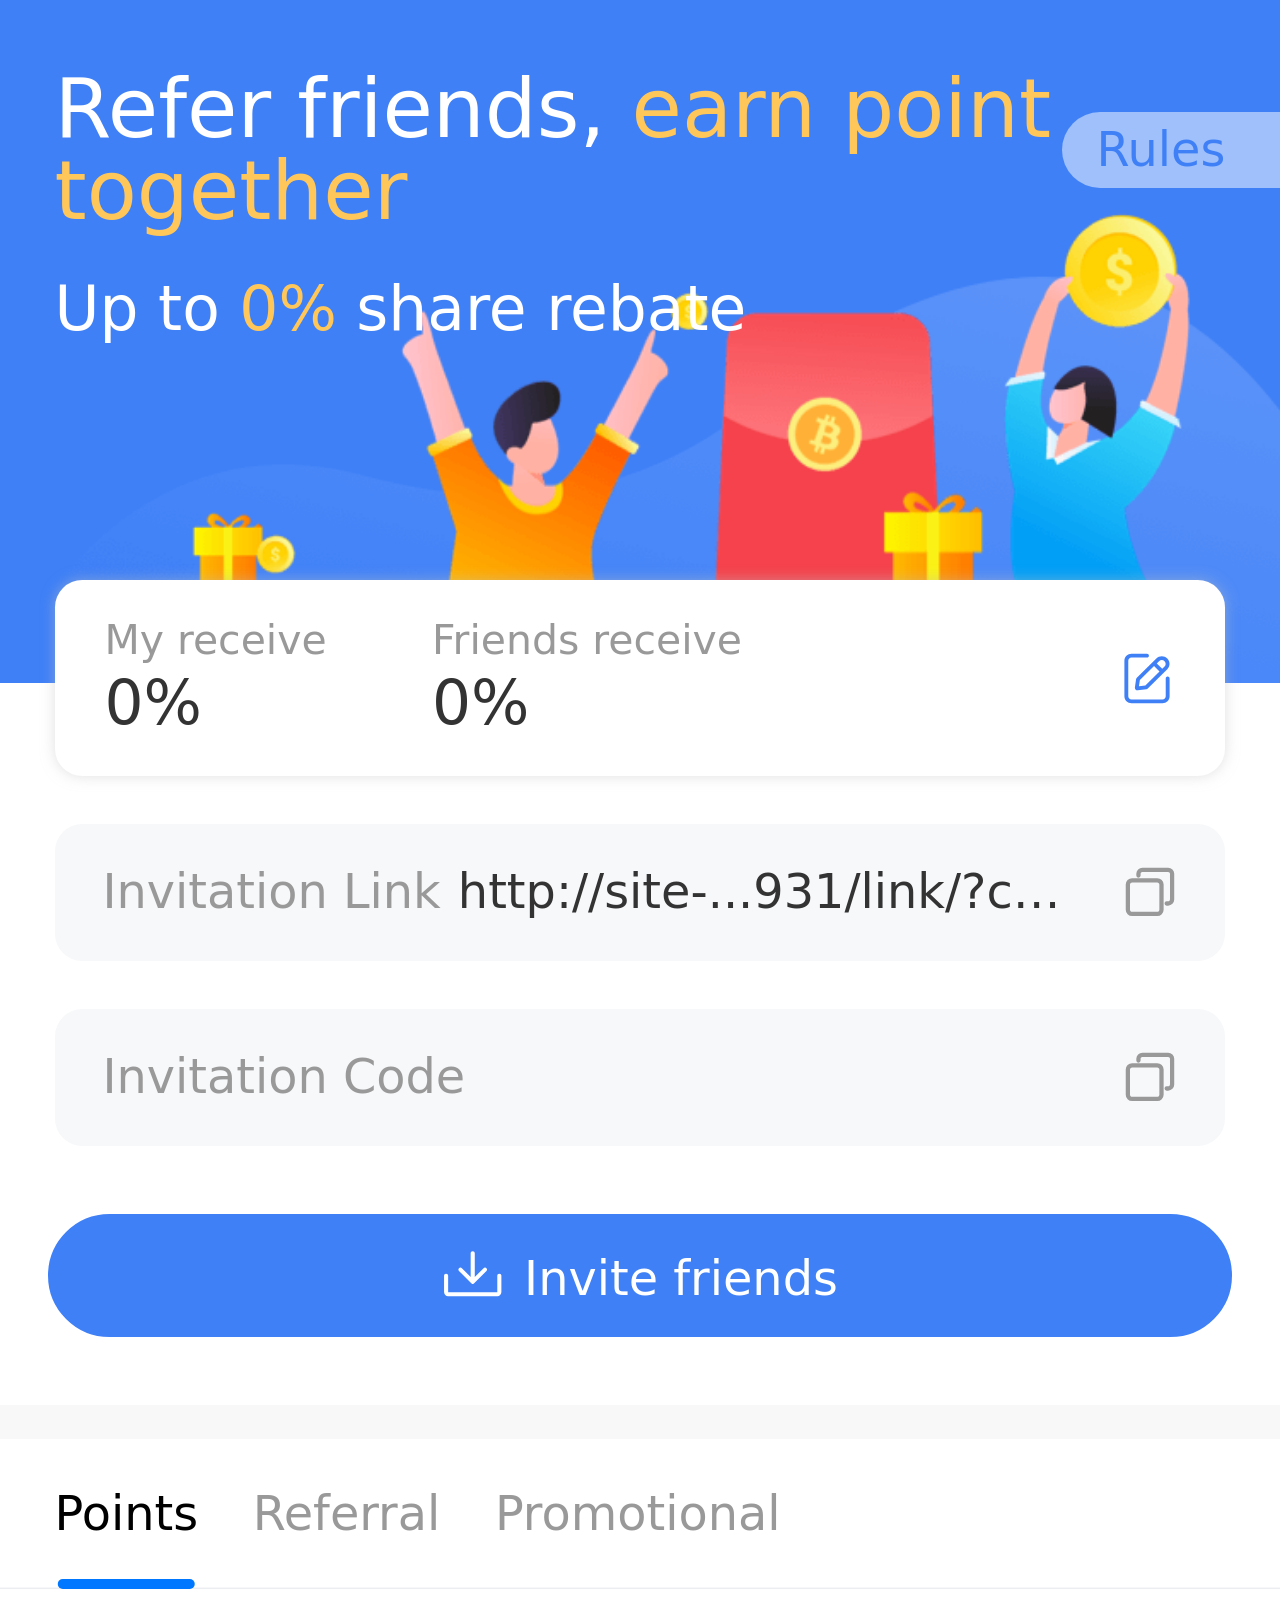
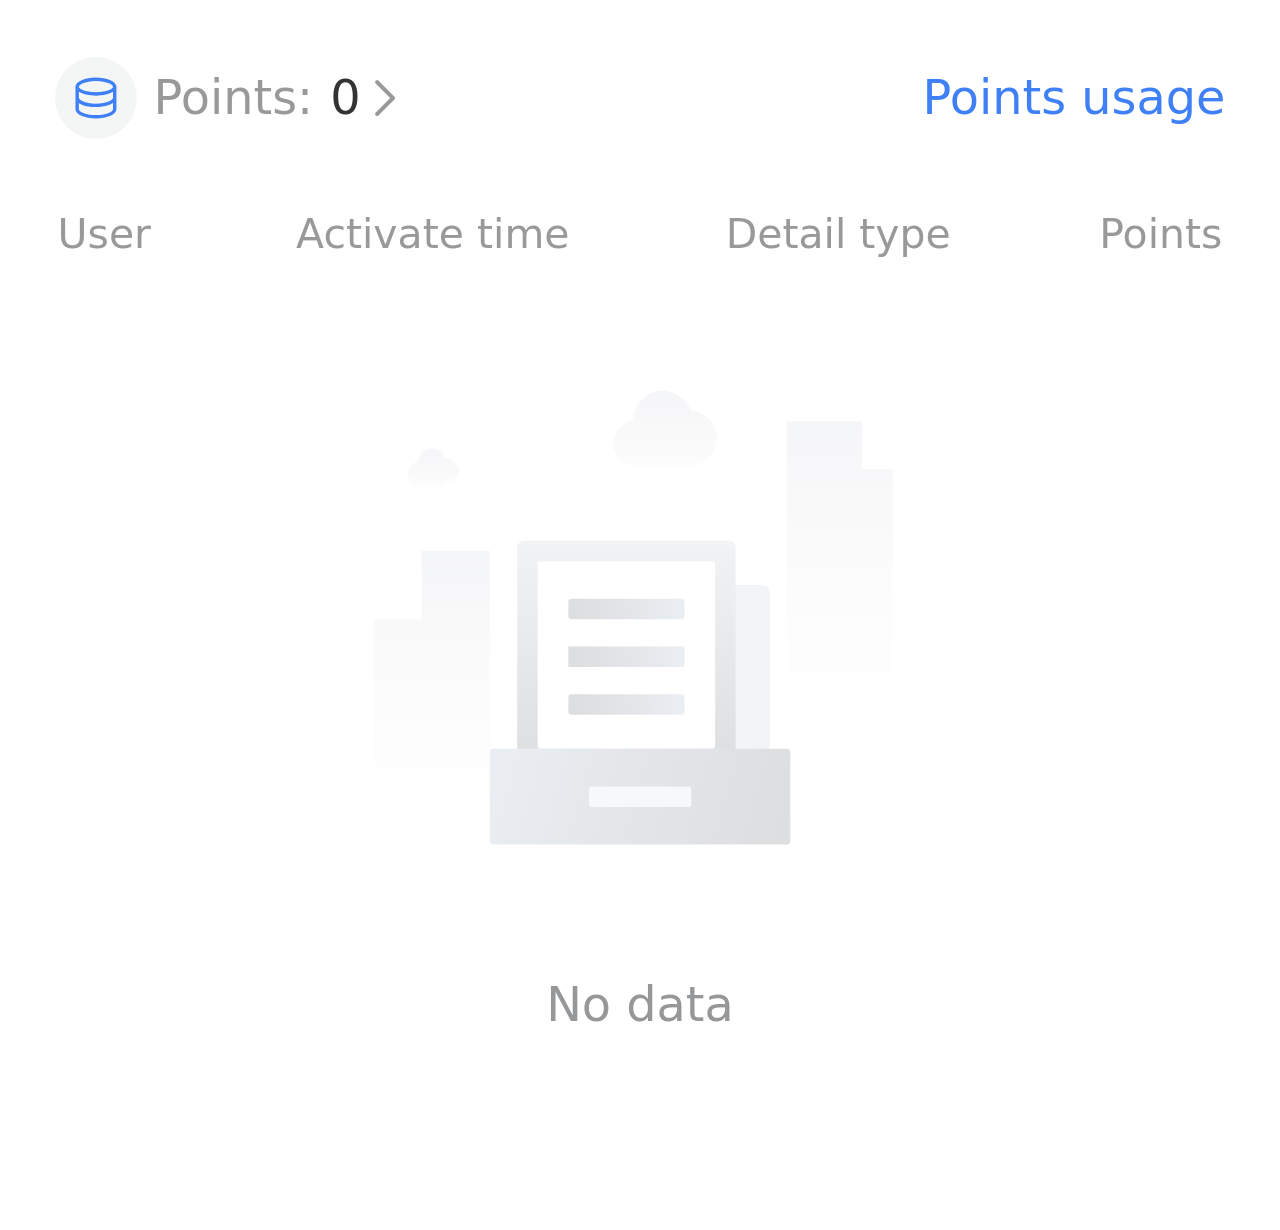
<file: index.html>
<!DOCTYPE html>
<html lang="en">
  <head>
    <meta charset="UTF-8" />
    <meta name="viewport" content="width=device-width, initial-scale=1.0, maximum-scale=1.0, minimum-scale=1.0, user-scalable=no" viewport-fit=cover />
    <link rel="icon" href="/favicon.ico" />
    <title>Ave.ai</title>
    <script async src="https://www.googletagmanager.com/gtag/js?id=G-LFKW8KRD0V"></script>
    <script type="module" crossorigin src="/assets/main.795ec91e.js"></script>
    <link rel="modulepreload" crossorigin href="/assets/vue-vendor.35e46c5c.js">
    <link rel="modulepreload" crossorigin href="/assets/vendor.98e38a8a.js">
    <link rel="modulepreload" crossorigin href="/assets/vant-vendor.4ef3227d.js">
    <link rel="modulepreload" crossorigin href="/assets/index.6fadf46c.js">
    <link rel="stylesheet" href="/assets/vant-vendor.e885b03b.css">
    <link rel="stylesheet" href="/assets/index.a86b4aa0.css">
    <link rel="stylesheet" href="/assets/index.657bca38.css">
    <script type="module">try{import.meta.url;import("_").catch(()=>1);}catch(e){}window.__vite_is_modern_browser=true;</script>
    <script type="module">!function(){if(window.__vite_is_modern_browser)return;console.warn("vite: loading legacy build because dynamic import or import.meta.url is unsupported, syntax error above should be ignored");var e=document.getElementById("vite-legacy-polyfill"),n=document.createElement("script");n.src=e.src,n.onload=function(){System.import(document.getElementById('vite-legacy-entry').getAttribute('data-src'))},document.body.appendChild(n)}();</script>
  </head>
  <body>
    <div id="app"></div>
    
    <!-- <script src="https://unpkg.com/vconsole/dist/vconsole.min.js"></script>
    <script>
      // VConsole will be exported to `window.VConsole` by default.
      var vConsole = new window.VConsole();
    </script> -->

    <script>
      window.dataLayer = window.dataLayer || [];
      function gtag(){dataLayer.push(arguments);}
      gtag('js', new Date());

      gtag('config', 'G-LFKW8KRD0V');
    </script>
    <script nomodule>!function(){var e=document,t=e.createElement("script");if(!("noModule"in t)&&"onbeforeload"in t){var n=!1;e.addEventListener("beforeload",(function(e){if(e.target===t)n=!0;else if(!e.target.hasAttribute("nomodule")||!n)return;e.preventDefault()}),!0),t.type="module",t.src=".",e.head.appendChild(t),t.remove()}}();</script>
    <script nomodule crossorigin id="vite-legacy-polyfill" src="/assets/polyfills-legacy.f21f6233.js"></script>
    <script nomodule crossorigin id="vite-legacy-entry" data-src="/assets/main-legacy.461595ad.js">System.import(document.getElementById('vite-legacy-entry').getAttribute('data-src'))</script>
  </body>
</html>
</file>
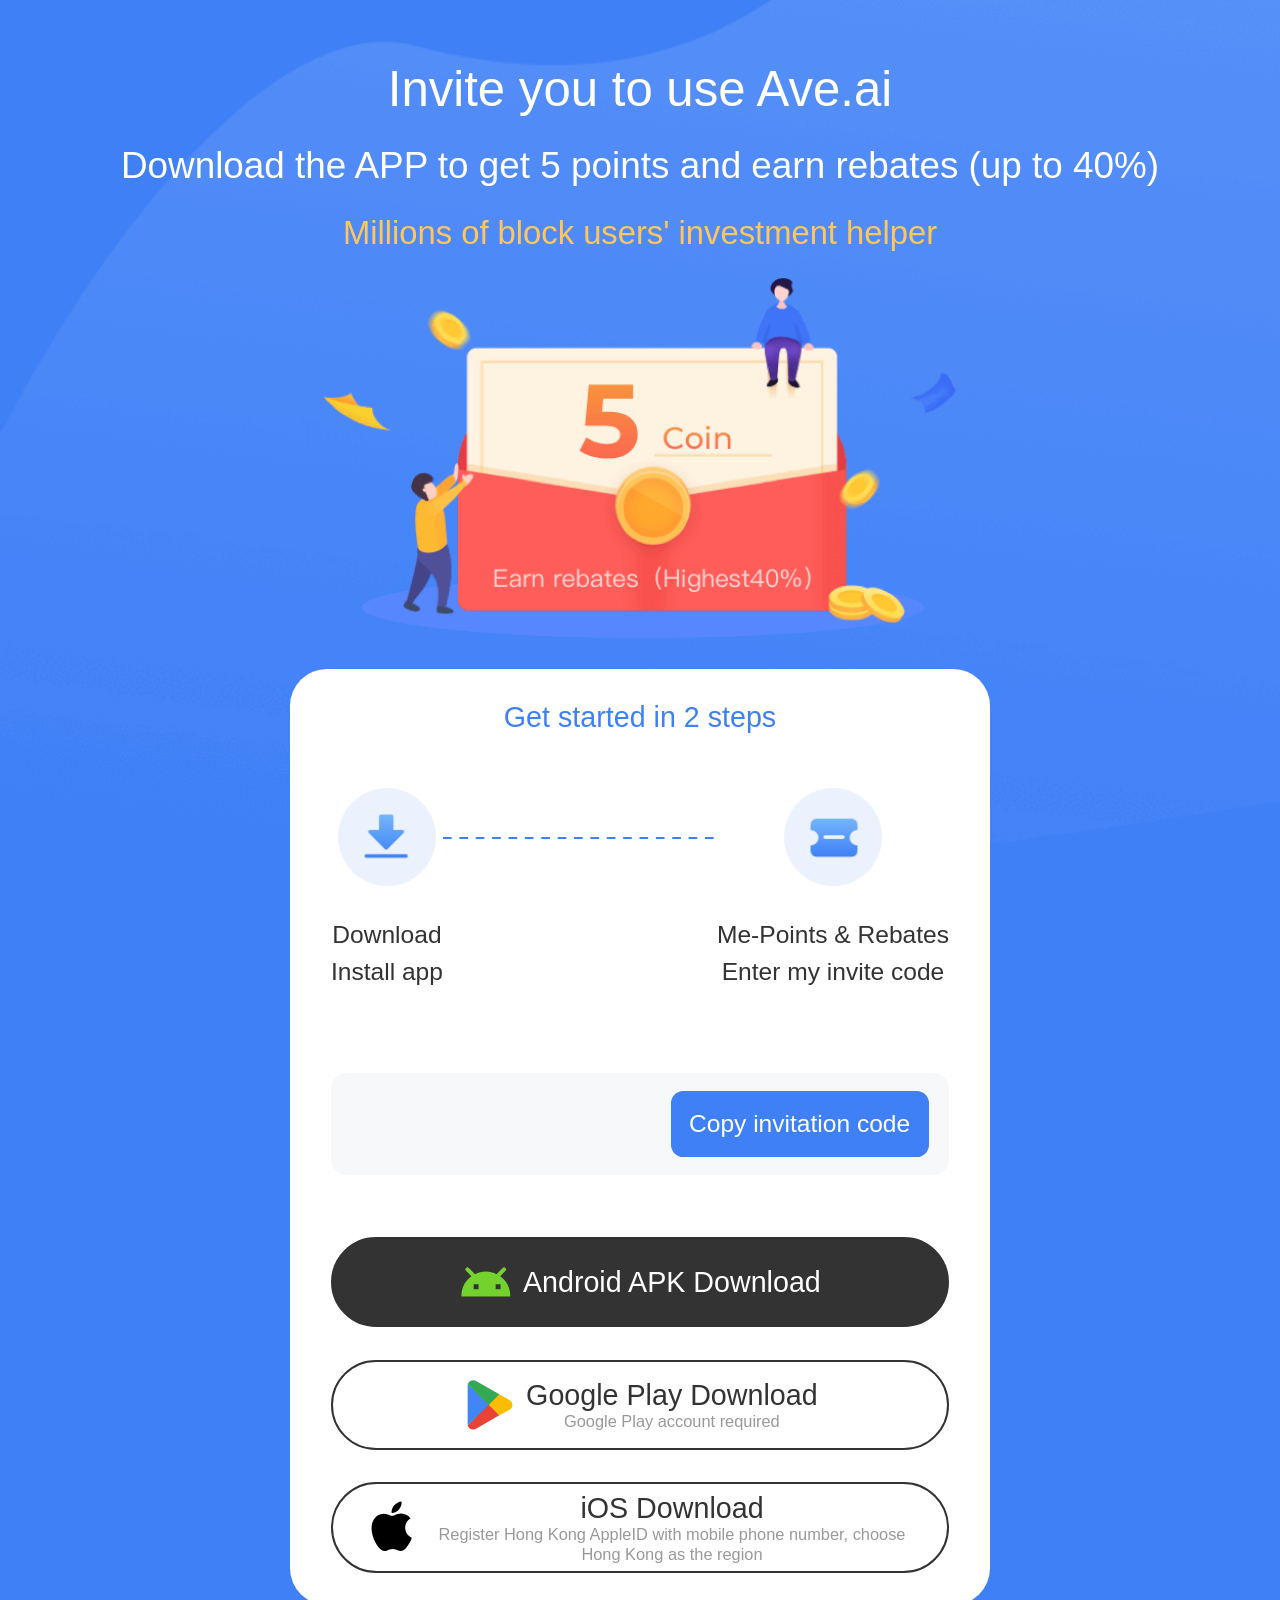
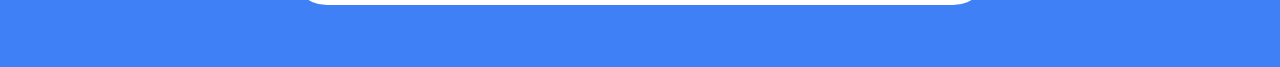
<file: link/index.html>
<!DOCTYPE html>
<html lang="en">
  <head>
    <meta charset="UTF-8" />
    <meta name="viewport" content="width=device-width, initial-scale=1.0, maximum-scale=1.0, minimum-scale=1.0, user-scalable=no" viewport-fit=cover />
    <link rel="icon" href="/favicon.ico" />
    <title>Ave.ai</title>
    <script async src="https://www.googletagmanager.com/gtag/js?id=G-LFKW8KRD0V"></script>
    <script type="module" crossorigin src="/assets/nested.cc8485cd.js"></script>
    <link rel="modulepreload" crossorigin href="/assets/vue-vendor.35e46c5c.js">
    <link rel="modulepreload" crossorigin href="/assets/vendor.98e38a8a.js">
    <link rel="modulepreload" crossorigin href="/assets/vant-vendor.4ef3227d.js">
    <link rel="modulepreload" crossorigin href="/assets/index.6fadf46c.js">
    <link rel="modulepreload" crossorigin href="/assets/_plugin-vue_export-helper.cdc0426e.js">
    <link rel="stylesheet" href="/assets/index.a86b4aa0.css">
    <link rel="stylesheet" href="/assets/vant-vendor.e885b03b.css">
    <link rel="stylesheet" href="/assets/index.84b27f82.css">
    <script type="module">try{import.meta.url;import("_").catch(()=>1);}catch(e){}window.__vite_is_modern_browser=true;</script>
    <script type="module">!function(){if(window.__vite_is_modern_browser)return;console.warn("vite: loading legacy build because dynamic import or import.meta.url is unsupported, syntax error above should be ignored");var e=document.getElementById("vite-legacy-polyfill"),n=document.createElement("script");n.src=e.src,n.onload=function(){System.import(document.getElementById('vite-legacy-entry').getAttribute('data-src'))},document.body.appendChild(n)}();</script>
  </head>
  <body>
    <div id="app"></div>
    

    <script>
      window.dataLayer = window.dataLayer || [];
      function gtag(){dataLayer.push(arguments);}
      gtag('js', new Date());

      gtag('config', 'G-LFKW8KRD0V');
    </script>
    <script nomodule>!function(){var e=document,t=e.createElement("script");if(!("noModule"in t)&&"onbeforeload"in t){var n=!1;e.addEventListener("beforeload",(function(e){if(e.target===t)n=!0;else if(!e.target.hasAttribute("nomodule")||!n)return;e.preventDefault()}),!0),t.type="module",t.src=".",e.head.appendChild(t),t.remove()}}();</script>
    <script nomodule crossorigin id="vite-legacy-polyfill" src="/assets/polyfills-legacy.f21f6233.js"></script>
    <script nomodule crossorigin id="vite-legacy-entry" data-src="/assets/nested-legacy.ac1df27c.js">System.import(document.getElementById('vite-legacy-entry').getAttribute('data-src'))</script>
  </body>
</html>
</file>
<file: assets/vant-vendor.e885b03b.css>
:root{--van-black: #000;--van-white: #fff;--van-gray-1: #f7f8fa;--van-gray-2: #f2f3f5;--van-gray-3: #ebedf0;--van-gray-4: #dcdee0;--van-gray-5: #c8c9cc;--van-gray-6: #969799;--van-gray-7: #646566;--van-gray-8: #323233;--van-red: #ee0a24;--van-blue: #1989fa;--van-orange: #ff976a;--van-orange-dark: #ed6a0c;--van-orange-light: #fffbe8;--van-green: #07c160;--van-gradient-red: linear-gradient(to right, #ff6034, #ee0a24);--van-gradient-orange: linear-gradient(to right, #ffd01e, #ff8917);--van-primary-color: var(--van-blue);--van-success-color: var(--van-green);--van-danger-color: var(--van-red);--van-warning-color: var(--van-orange);--van-text-color: var(--van-gray-8);--van-text-color-2: var(--van-gray-6);--van-text-color-3: var(--van-gray-5);--van-text-link-color: #576b95;--van-active-color: var(--van-gray-2);--van-active-opacity: .6;--van-disabled-opacity: .5;--van-background-color: var(--van-gray-1);--van-background-color-light: var(--van-white);--van-padding-base: .10667rem;--van-padding-xs: .21333rem;--van-padding-sm: .32rem;--van-padding-md: .42667rem;--van-padding-lg: .64rem;--van-padding-xl: .85333rem;--van-font-size-xs: .26667rem;--van-font-size-sm: .32rem;--van-font-size-md: .37333rem;--van-font-size-lg: .42667rem;--van-font-weight-bold: 500;--van-line-height-xs: .37333rem;--van-line-height-sm: .48rem;--van-line-height-md: .53333rem;--van-line-height-lg: .58667rem;--van-base-font-family: -apple-system, BlinkMacSystemFont, "Helvetica Neue", Helvetica, Segoe UI, Arial, Roboto, "PingFang SC", "miui", "Hiragino Sans GB", "Microsoft Yahei", sans-serif;--van-price-integer-font-family: Avenir-Heavy, PingFang SC, Helvetica Neue, Arial, sans-serif;--van-animation-duration-base: .3s;--van-animation-duration-fast: .2s;--van-animation-timing-function-enter: ease-out;--van-animation-timing-function-leave: ease-in;--van-border-color: var(--van-gray-3);--van-border-width-base: .02667rem;--van-border-radius-sm: .05333rem;--van-border-radius-md: .10667rem;--van-border-radius-lg: .21333rem;--van-border-radius-max: 26.64rem}html{-webkit-tap-highlight-color:transparent}body{margin:0;font-family:-apple-system,BlinkMacSystemFont,Helvetica Neue,Helvetica,Segoe UI,Arial,Roboto,PingFang SC,miui,Hiragino Sans GB,Microsoft Yahei,sans-serif}a{text-decoration:none}input,button,textarea{color:inherit;font:inherit}a:focus,input:focus,button:focus,textarea:focus,[class*=van-]:focus{outline:none}ol,ul{margin:0;padding:0;list-style:none}@keyframes van-slide-up-enter{0%{transform:translate3d(0,100%,0)}}@keyframes van-slide-up-leave{to{transform:translate3d(0,100%,0)}}@keyframes van-slide-down-enter{0%{transform:translate3d(0,-100%,0)}}@keyframes van-slide-down-leave{to{transform:translate3d(0,-100%,0)}}@keyframes van-slide-left-enter{0%{transform:translate3d(-100%,0,0)}}@keyframes van-slide-left-leave{to{transform:translate3d(-100%,0,0)}}@keyframes van-slide-right-enter{0%{transform:translate3d(100%,0,0)}}@keyframes van-slide-right-leave{to{transform:translate3d(100%,0,0)}}@keyframes van-fade-in{0%{opacity:0}to{opacity:1}}@keyframes van-fade-out{0%{opacity:1}to{opacity:0}}@keyframes van-rotate{0%{transform:rotate(0)}to{transform:rotate(360deg)}}.van-fade-enter-active{animation:var(--van-animation-duration-base) van-fade-in both var(--van-animation-timing-function-enter)}.van-fade-leave-active{animation:var(--van-animation-duration-base) van-fade-out both var(--van-animation-timing-function-leave)}.van-slide-up-enter-active{animation:van-slide-up-enter var(--van-animation-duration-base) both var(--van-animation-timing-function-enter)}.van-slide-up-leave-active{animation:van-slide-up-leave var(--van-animation-duration-base) both var(--van-animation-timing-function-leave)}.van-slide-down-enter-active{animation:van-slide-down-enter var(--van-animation-duration-base) both var(--van-animation-timing-function-enter)}.van-slide-down-leave-active{animation:van-slide-down-leave var(--van-animation-duration-base) both var(--van-animation-timing-function-leave)}.van-slide-left-enter-active{animation:van-slide-left-enter var(--van-animation-duration-base) both var(--van-animation-timing-function-enter)}.van-slide-left-leave-active{animation:van-slide-left-leave var(--van-animation-duration-base) both var(--van-animation-timing-function-leave)}.van-slide-right-enter-active{animation:van-slide-right-enter var(--van-animation-duration-base) both var(--van-animation-timing-function-enter)}.van-slide-right-leave-active{animation:van-slide-right-leave var(--van-animation-duration-base) both var(--van-animation-timing-function-leave)}.van-clearfix:after{display:table;clear:both;content:""}.van-ellipsis{overflow:hidden;white-space:nowrap;text-overflow:ellipsis}.van-multi-ellipsis--l2{display:-webkit-box;overflow:hidden;text-overflow:ellipsis;-webkit-line-clamp:2;-webkit-box-orient:vertical}.van-multi-ellipsis--l3{display:-webkit-box;overflow:hidden;text-overflow:ellipsis;-webkit-line-clamp:3;-webkit-box-orient:vertical}.van-safe-area-top{padding-top:constant(safe-area-inset-top);padding-top:env(safe-area-inset-top)}.van-safe-area-bottom{padding-bottom:constant(safe-area-inset-bottom);padding-bottom:env(safe-area-inset-bottom)}.van-haptics-feedback{cursor:pointer}.van-haptics-feedback:active{opacity:var(--van-active-opacity)}[class*=van-hairline]:after{position:absolute;box-sizing:border-box;content:" ";pointer-events:none;top:-50%;right:-50%;bottom:-50%;left:-50%;border:0 solid var(--van-border-color);transform:scale(.5)}.van-hairline,.van-hairline--top,.van-hairline--left,.van-hairline--right,.van-hairline--bottom,.van-hairline--surround,.van-hairline--top-bottom{position:relative}.van-hairline--top:after{border-top-width:.02667rem}.van-hairline--left:after{border-left-width:.02667rem}.van-hairline--right:after{border-right-width:.02667rem}.van-hairline--bottom:after{border-bottom-width:.02667rem}.van-hairline--top-bottom:after,.van-hairline-unset--top-bottom:after{border-width:.02667rem 0}.van-hairline--surround:after{border-width:.02667rem}:root{--van-badge-size: .42667rem;--van-badge-color: var(--van-white);--van-badge-padding: 0 .08rem;--van-badge-font-size: var(--van-font-size-sm);--van-badge-font-weight: var(--van-font-weight-bold);--van-badge-border-width: var(--van-border-width-base);--van-badge-background-color: var(--van-danger-color);--van-badge-dot-color: var(--van-danger-color);--van-badge-dot-size: .21333rem;--van-badge-font-family: -apple-system-font, Helvetica Neue, Arial, sans-serif}.van-badge{display:inline-block;box-sizing:border-box;min-width:var(--van-badge-size);padding:var(--van-badge-padding);color:var(--van-badge-color);font-weight:var(--van-badge-font-weight);font-size:var(--van-badge-font-size);font-family:var(--van-badge-font-family);line-height:1.2;text-align:center;background:var(--van-badge-background-color);border:var(--van-badge-border-width) solid var(--van-background-color-light);border-radius:var(--van-border-radius-max)}.van-badge--fixed{position:absolute;transform-origin:100%}.van-badge--top-left{top:0;left:0;transform:translate(-50%,-50%)}.van-badge--top-right{top:0;right:0;transform:translate(50%,-50%)}.van-badge--bottom-left{bottom:0;left:0;transform:translate(-50%,50%)}.van-badge--bottom-right{bottom:0;right:0;transform:translate(50%,50%)}.van-badge--dot{width:var(--van-badge-dot-size);min-width:0;height:var(--van-badge-dot-size);background:var(--van-badge-dot-color);border-radius:100%;border:none;padding:0}.van-badge__wrapper{position:relative;display:inline-block}.van-icon{position:relative;display:inline-block;font:.37333rem/1 vant-icon;font-size:inherit;text-rendering:auto;-webkit-font-smoothing:antialiased}.van-icon:before{display:inline-block}.van-icon-exchange:before{content:"\e6af"}.van-icon-eye:before{content:"\e6b0"}.van-icon-enlarge:before{content:"\e6b1"}.van-icon-expand-o:before{content:"\e6b2"}.van-icon-eye-o:before{content:"\e6b3"}.van-icon-expand:before{content:"\e6b4"}.van-icon-filter-o:before{content:"\e6b5"}.van-icon-fire:before{content:"\e6b6"}.van-icon-fail:before{content:"\e6b7"}.van-icon-failure:before{content:"\e6b8"}.van-icon-fire-o:before{content:"\e6b9"}.van-icon-flag-o:before{content:"\e6ba"}.van-icon-font:before{content:"\e6bb"}.van-icon-font-o:before{content:"\e6bc"}.van-icon-gem-o:before{content:"\e6bd"}.van-icon-flower-o:before{content:"\e6be"}.van-icon-gem:before{content:"\e6bf"}.van-icon-gift-card:before{content:"\e6c0"}.van-icon-friends:before{content:"\e6c1"}.van-icon-friends-o:before{content:"\e6c2"}.van-icon-gold-coin:before{content:"\e6c3"}.van-icon-gold-coin-o:before{content:"\e6c4"}.van-icon-good-job-o:before{content:"\e6c5"}.van-icon-gift:before{content:"\e6c6"}.van-icon-gift-o:before{content:"\e6c7"}.van-icon-gift-card-o:before{content:"\e6c8"}.van-icon-good-job:before{content:"\e6c9"}.van-icon-home-o:before{content:"\e6ca"}.van-icon-goods-collect:before{content:"\e6cb"}.van-icon-graphic:before{content:"\e6cc"}.van-icon-goods-collect-o:before{content:"\e6cd"}.van-icon-hot-o:before{content:"\e6ce"}.van-icon-info:before{content:"\e6cf"}.van-icon-hotel-o:before{content:"\e6d0"}.van-icon-info-o:before{content:"\e6d1"}.van-icon-hot-sale-o:before{content:"\e6d2"}.van-icon-hot:before{content:"\e6d3"}.van-icon-like:before{content:"\e6d4"}.van-icon-idcard:before{content:"\e6d5"}.van-icon-invitation:before{content:"\e6d6"}.van-icon-like-o:before{content:"\e6d7"}.van-icon-hot-sale:before{content:"\e6d8"}.van-icon-location-o:before{content:"\e6d9"}.van-icon-location:before{content:"\e6da"}.van-icon-label:before{content:"\e6db"}.van-icon-lock:before{content:"\e6dc"}.van-icon-label-o:before{content:"\e6dd"}.van-icon-map-marked:before{content:"\e6de"}.van-icon-logistics:before{content:"\e6df"}.van-icon-manager:before{content:"\e6e0"}.van-icon-more:before{content:"\e6e1"}.van-icon-live:before{content:"\e6e2"}.van-icon-manager-o:before{content:"\e6e3"}.van-icon-medal:before{content:"\e6e4"}.van-icon-more-o:before{content:"\e6e5"}.van-icon-music-o:before{content:"\e6e6"}.van-icon-music:before{content:"\e6e7"}.van-icon-new-arrival-o:before{content:"\e6e8"}.van-icon-medal-o:before{content:"\e6e9"}.van-icon-new-o:before{content:"\e6ea"}.van-icon-free-postage:before{content:"\e6eb"}.van-icon-newspaper-o:before{content:"\e6ec"}.van-icon-new-arrival:before{content:"\e6ed"}.van-icon-minus:before{content:"\e6ee"}.van-icon-orders-o:before{content:"\e6ef"}.van-icon-new:before{content:"\e6f0"}.van-icon-paid:before{content:"\e6f1"}.van-icon-notes-o:before{content:"\e6f2"}.van-icon-other-pay:before{content:"\e6f3"}.van-icon-pause-circle:before{content:"\e6f4"}.van-icon-pause:before{content:"\e6f5"}.van-icon-pause-circle-o:before{content:"\e6f6"}.van-icon-peer-pay:before{content:"\e6f7"}.van-icon-pending-payment:before{content:"\e6f8"}.van-icon-passed:before{content:"\e6f9"}.van-icon-plus:before{content:"\e6fa"}.van-icon-phone-circle-o:before{content:"\e6fb"}.van-icon-phone-o:before{content:"\e6fc"}.van-icon-printer:before{content:"\e6fd"}.van-icon-photo-fail:before{content:"\e6fe"}.van-icon-phone:before{content:"\e6ff"}.van-icon-photo-o:before{content:"\e700"}.van-icon-play-circle:before{content:"\e701"}.van-icon-play:before{content:"\e702"}.van-icon-phone-circle:before{content:"\e703"}.van-icon-point-gift-o:before{content:"\e704"}.van-icon-point-gift:before{content:"\e705"}.van-icon-play-circle-o:before{content:"\e706"}.van-icon-shrink:before{content:"\e707"}.van-icon-photo:before{content:"\e708"}.van-icon-qr:before{content:"\e709"}.van-icon-qr-invalid:before{content:"\e70a"}.van-icon-question-o:before{content:"\e70b"}.van-icon-revoke:before{content:"\e70c"}.van-icon-replay:before{content:"\e70d"}.van-icon-service:before{content:"\e70e"}.van-icon-question:before{content:"\e70f"}.van-icon-search:before{content:"\e710"}.van-icon-refund-o:before{content:"\e711"}.van-icon-service-o:before{content:"\e712"}.van-icon-scan:before{content:"\e713"}.van-icon-share:before{content:"\e714"}.van-icon-send-gift-o:before{content:"\e715"}.van-icon-share-o:before{content:"\e716"}.van-icon-setting:before{content:"\e717"}.van-icon-points:before{content:"\e718"}.van-icon-photograph:before{content:"\e719"}.van-icon-shop:before{content:"\e71a"}.van-icon-shop-o:before{content:"\e71b"}.van-icon-shop-collect-o:before{content:"\e71c"}.van-icon-shop-collect:before{content:"\e71d"}.van-icon-smile:before{content:"\e71e"}.van-icon-shopping-cart-o:before{content:"\e71f"}.van-icon-sign:before{content:"\e720"}.van-icon-sort:before{content:"\e721"}.van-icon-star-o:before{content:"\e722"}.van-icon-smile-comment-o:before{content:"\e723"}.van-icon-stop:before{content:"\e724"}.van-icon-stop-circle-o:before{content:"\e725"}.van-icon-smile-o:before{content:"\e726"}.van-icon-star:before{content:"\e727"}.van-icon-success:before{content:"\e728"}.van-icon-stop-circle:before{content:"\e729"}.van-icon-records:before{content:"\e72a"}.van-icon-shopping-cart:before{content:"\e72b"}.van-icon-tosend:before{content:"\e72c"}.van-icon-todo-list:before{content:"\e72d"}.van-icon-thumb-circle-o:before{content:"\e72e"}.van-icon-thumb-circle:before{content:"\e72f"}.van-icon-umbrella-circle:before{content:"\e730"}.van-icon-underway:before{content:"\e731"}.van-icon-upgrade:before{content:"\e732"}.van-icon-todo-list-o:before{content:"\e733"}.van-icon-tv-o:before{content:"\e734"}.van-icon-underway-o:before{content:"\e735"}.van-icon-user-o:before{content:"\e736"}.van-icon-vip-card-o:before{content:"\e737"}.van-icon-vip-card:before{content:"\e738"}.van-icon-send-gift:before{content:"\e739"}.van-icon-wap-home:before{content:"\e73a"}.van-icon-wap-nav:before{content:"\e73b"}.van-icon-volume-o:before{content:"\e73c"}.van-icon-video:before{content:"\e73d"}.van-icon-wap-home-o:before{content:"\e73e"}.van-icon-volume:before{content:"\e73f"}.van-icon-warning:before{content:"\e740"}.van-icon-weapp-nav:before{content:"\e741"}.van-icon-wechat-pay:before{content:"\e742"}.van-icon-warning-o:before{content:"\e743"}.van-icon-wechat:before{content:"\e744"}.van-icon-setting-o:before{content:"\e745"}.van-icon-youzan-shield:before{content:"\e746"}.van-icon-warn-o:before{content:"\e747"}.van-icon-smile-comment:before{content:"\e748"}.van-icon-user-circle-o:before{content:"\e749"}.van-icon-video-o:before{content:"\e74a"}.van-icon-add-square:before{content:"\e65c"}.van-icon-add:before{content:"\e65d"}.van-icon-arrow-down:before{content:"\e65e"}.van-icon-arrow-up:before{content:"\e65f"}.van-icon-arrow:before{content:"\e660"}.van-icon-after-sale:before{content:"\e661"}.van-icon-add-o:before{content:"\e662"}.van-icon-alipay:before{content:"\e663"}.van-icon-ascending:before{content:"\e664"}.van-icon-apps-o:before{content:"\e665"}.van-icon-aim:before{content:"\e666"}.van-icon-award:before{content:"\e667"}.van-icon-arrow-left:before{content:"\e668"}.van-icon-award-o:before{content:"\e669"}.van-icon-audio:before{content:"\e66a"}.van-icon-bag-o:before{content:"\e66b"}.van-icon-balance-list:before{content:"\e66c"}.van-icon-back-top:before{content:"\e66d"}.van-icon-bag:before{content:"\e66e"}.van-icon-balance-pay:before{content:"\e66f"}.van-icon-balance-o:before{content:"\e670"}.van-icon-bar-chart-o:before{content:"\e671"}.van-icon-bars:before{content:"\e672"}.van-icon-balance-list-o:before{content:"\e673"}.van-icon-birthday-cake-o:before{content:"\e674"}.van-icon-bookmark:before{content:"\e675"}.van-icon-bill:before{content:"\e676"}.van-icon-bell:before{content:"\e677"}.van-icon-browsing-history-o:before{content:"\e678"}.van-icon-browsing-history:before{content:"\e679"}.van-icon-bookmark-o:before{content:"\e67a"}.van-icon-bulb-o:before{content:"\e67b"}.van-icon-bullhorn-o:before{content:"\e67c"}.van-icon-bill-o:before{content:"\e67d"}.van-icon-calendar-o:before{content:"\e67e"}.van-icon-brush-o:before{content:"\e67f"}.van-icon-card:before{content:"\e680"}.van-icon-cart-o:before{content:"\e681"}.van-icon-cart-circle:before{content:"\e682"}.van-icon-cart-circle-o:before{content:"\e683"}.van-icon-cart:before{content:"\e684"}.van-icon-cash-on-deliver:before{content:"\e685"}.van-icon-cash-back-record:before{content:"\e686"}.van-icon-cashier-o:before{content:"\e687"}.van-icon-chart-trending-o:before{content:"\e688"}.van-icon-certificate:before{content:"\e689"}.van-icon-chat:before{content:"\e68a"}.van-icon-clear:before{content:"\e68b"}.van-icon-chat-o:before{content:"\e68c"}.van-icon-checked:before{content:"\e68d"}.van-icon-clock:before{content:"\e68e"}.van-icon-clock-o:before{content:"\e68f"}.van-icon-close:before{content:"\e690"}.van-icon-closed-eye:before{content:"\e691"}.van-icon-circle:before{content:"\e692"}.van-icon-cluster-o:before{content:"\e693"}.van-icon-column:before{content:"\e694"}.van-icon-comment-circle-o:before{content:"\e695"}.van-icon-cluster:before{content:"\e696"}.van-icon-comment:before{content:"\e697"}.van-icon-comment-o:before{content:"\e698"}.van-icon-comment-circle:before{content:"\e699"}.van-icon-completed:before{content:"\e69a"}.van-icon-credit-pay:before{content:"\e69b"}.van-icon-coupon:before{content:"\e69c"}.van-icon-debit-pay:before{content:"\e69d"}.van-icon-coupon-o:before{content:"\e69e"}.van-icon-contact:before{content:"\e69f"}.van-icon-descending:before{content:"\e6a0"}.van-icon-desktop-o:before{content:"\e6a1"}.van-icon-diamond-o:before{content:"\e6a2"}.van-icon-description:before{content:"\e6a3"}.van-icon-delete:before{content:"\e6a4"}.van-icon-diamond:before{content:"\e6a5"}.van-icon-delete-o:before{content:"\e6a6"}.van-icon-cross:before{content:"\e6a7"}.van-icon-edit:before{content:"\e6a8"}.van-icon-ellipsis:before{content:"\e6a9"}.van-icon-down:before{content:"\e6aa"}.van-icon-discount:before{content:"\e6ab"}.van-icon-ecard-pay:before{content:"\e6ac"}.van-icon-envelop-o:before{content:"\e6ae"}.van-icon-shield-o:before{content:"\e74b"}.van-icon-guide-o:before{content:"\e74c"}.van-icon-cash-o:before{content:"\e74d"}.van-icon-qq:before{content:"\e74e"}.van-icon-wechat-moments:before{content:"\e74f"}.van-icon-weibo:before{content:"\e750"}.van-icon-link-o:before{content:"\e751"}.van-icon-miniprogram-o:before{content:"\e752"}@font-face{font-weight:400;font-family:vant-icon;font-style:normal;font-display:auto;src:url([data-uri]) format("woff2"),url(//at.alicdn.com/t/font_2553510_iv4v8nulyz.woff?t=1649083952952) format("woff"),url(//at.alicdn.com/t/font_2553510_iv4v8nulyz.ttf?t=1649083952952) format("truetype")}.van-icon__image{display:block;width:1em;height:1em;-o-object-fit:contain;object-fit:contain}:root{--van-loading-text-color: var(--van-text-color-2);--van-loading-text-font-size: var(--van-font-size-md);--van-loading-spinner-color: var(--van-gray-5);--van-loading-spinner-size: .8rem;--van-loading-spinner-animation-duration: .8s}.van-loading{position:relative;color:var(--van-loading-spinner-color);font-size:0;vertical-align:middle}.van-loading__spinner{position:relative;display:inline-block;width:var(--van-loading-spinner-size);max-width:100%;height:var(--van-loading-spinner-size);max-height:100%;vertical-align:middle;animation:van-rotate var(--van-loading-spinner-animation-duration) linear infinite}.van-loading__spinner--spinner{animation-timing-function:steps(12)}.van-loading__spinner--circular{animation-duration:2s}.van-loading__line{position:absolute;top:0;left:0;width:100%;height:100%}.van-loading__line:before{display:block;width:.05333rem;height:25%;margin:0 auto;background-color:currentColor;border-radius:40%;content:" "}.van-loading__circular{display:block;width:100%;height:100%}.van-loading__circular circle{animation:van-circular 1.5s ease-in-out infinite;stroke:currentColor;stroke-width:3;stroke-linecap:round}.van-loading__text{display:inline-block;margin-left:var(--van-padding-xs);color:var(--van-loading-text-color);font-size:var(--van-loading-text-font-size);vertical-align:middle}.van-loading--vertical{display:flex;flex-direction:column;align-items:center}.van-loading--vertical .van-loading__text{margin:var(--van-padding-xs) 0 0}@keyframes van-circular{0%{stroke-dasharray:1,200;stroke-dashoffset:0}50%{stroke-dasharray:90,150;stroke-dashoffset:-40}to{stroke-dasharray:90,150;stroke-dashoffset:-120}}.van-loading__line--1{transform:rotate(30deg);opacity:1}.van-loading__line--2{transform:rotate(60deg);opacity:.9375}.van-loading__line--3{transform:rotate(90deg);opacity:.875}.van-loading__line--4{transform:rotate(120deg);opacity:.8125}.van-loading__line--5{transform:rotate(150deg);opacity:.75}.van-loading__line--6{transform:rotate(180deg);opacity:.6875}.van-loading__line--7{transform:rotate(210deg);opacity:.625}.van-loading__line--8{transform:rotate(240deg);opacity:.5625}.van-loading__line--9{transform:rotate(270deg);opacity:.5}.van-loading__line--10{transform:rotate(300deg);opacity:.4375}.van-loading__line--11{transform:rotate(330deg);opacity:.375}.van-loading__line--12{transform:rotate(360deg);opacity:.3125}:root{--van-overlay-z-index: 1;--van-overlay-background-color: rgba(0, 0, 0, .7)}.van-overlay{position:fixed;top:0;left:0;z-index:var(--van-overlay-z-index);width:100%;height:100%;background:var(--van-overlay-background-color)}:root{--van-popup-background-color: var(--van-background-color-light);--van-popup-transition: transform var(--van-animation-duration-base);--van-popup-round-border-radius: .42667rem;--van-popup-close-icon-size: .58667rem;--van-popup-close-icon-color: var(--van-gray-5);--van-popup-close-icon-margin: .42667rem;--van-popup-close-icon-z-index: 1}.van-overflow-hidden{overflow:hidden!important}.van-popup{position:fixed;max-height:100%;overflow-y:auto;background:var(--van-popup-background-color);transition:var(--van-popup-transition);-webkit-overflow-scrolling:touch}.van-popup--center{top:50%;left:50%;transform:translate3d(-50%,-50%,0)}.van-popup--center.van-popup--round{border-radius:var(--van-popup-round-border-radius)}.van-popup--top{top:0;left:0;width:100%}.van-popup--top.van-popup--round{border-radius:0 0 var(--van-popup-round-border-radius) var(--van-popup-round-border-radius)}.van-popup--right{top:50%;right:0;transform:translate3d(0,-50%,0)}.van-popup--right.van-popup--round{border-radius:var(--van-popup-round-border-radius) 0 0 var(--van-popup-round-border-radius)}.van-popup--bottom{bottom:0;left:0;width:100%}.van-popup--bottom.van-popup--round{border-radius:var(--van-popup-round-border-radius) var(--van-popup-round-border-radius) 0 0}.van-popup--left{top:50%;left:0;transform:translate3d(0,-50%,0)}.van-popup--left.van-popup--round{border-radius:0 var(--van-popup-round-border-radius) var(--van-popup-round-border-radius) 0}.van-popup-slide-top-enter-active,.van-popup-slide-left-enter-active,.van-popup-slide-right-enter-active,.van-popup-slide-bottom-enter-active{transition-timing-function:var(--van-animation-timing-function-enter)}.van-popup-slide-top-leave-active,.van-popup-slide-left-leave-active,.van-popup-slide-right-leave-active,.van-popup-slide-bottom-leave-active{transition-timing-function:var(--van-animation-timing-function-leave)}.van-popup-slide-top-enter-from,.van-popup-slide-top-leave-active{transform:translate3d(0,-100%,0)}.van-popup-slide-right-enter-from,.van-popup-slide-right-leave-active{transform:translate3d(100%,-50%,0)}.van-popup-slide-bottom-enter-from,.van-popup-slide-bottom-leave-active{transform:translate3d(0,100%,0)}.van-popup-slide-left-enter-from,.van-popup-slide-left-leave-active{transform:translate3d(-100%,-50%,0)}.van-popup__close-icon{position:absolute;z-index:var(--van-popup-close-icon-z-index);color:var(--van-popup-close-icon-color);font-size:var(--van-popup-close-icon-size)}.van-popup__close-icon--top-left{top:var(--van-popup-close-icon-margin);left:var(--van-popup-close-icon-margin)}.van-popup__close-icon--top-right{top:var(--van-popup-close-icon-margin);right:var(--van-popup-close-icon-margin)}.van-popup__close-icon--bottom-left{bottom:var(--van-popup-close-icon-margin);left:var(--van-popup-close-icon-margin)}.van-popup__close-icon--bottom-right{right:var(--van-popup-close-icon-margin);bottom:var(--van-popup-close-icon-margin)}:root{--van-toast-max-width: 70%;--van-toast-font-size: var(--van-font-size-md);--van-toast-text-color: var(--van-white);--van-toast-loading-icon-color: var(--van-white);--van-toast-line-height: var(--van-line-height-md);--van-toast-border-radius: var(--van-border-radius-lg);--van-toast-background-color: rgba(0, 0, 0, .7);--van-toast-icon-size: .96rem;--van-toast-text-min-width: 2.56rem;--van-toast-text-padding: var(--van-padding-xs) var(--van-padding-sm);--van-toast-default-padding: var(--van-padding-md);--van-toast-default-width: 2.34667rem;--van-toast-default-min-height: 2.34667rem;--van-toast-position-top-distance: 20%;--van-toast-position-bottom-distance: 20%}.van-toast{display:flex;flex-direction:column;align-items:center;justify-content:center;box-sizing:content-box;transition:all var(--van-animation-duration-fast);width:var(--van-toast-default-width);max-width:var(--van-toast-max-width);min-height:var(--van-toast-default-min-height);padding:var(--van-toast-default-padding);color:var(--van-toast-text-color);font-size:var(--van-toast-font-size);line-height:var(--van-toast-line-height);white-space:pre-wrap;text-align:center;word-break:break-all;background:var(--van-toast-background-color);border-radius:var(--van-toast-border-radius)}.van-toast--unclickable{overflow:hidden;cursor:not-allowed}.van-toast--unclickable *{pointer-events:none}.van-toast--text,.van-toast--html{width:-moz-fit-content;width:fit-content;min-width:var(--van-toast-text-min-width);min-height:0;padding:var(--van-toast-text-padding)}.van-toast--text .van-toast__text,.van-toast--html .van-toast__text{margin-top:0}.van-toast--top{top:var(--van-toast-position-top-distance)}.van-toast--bottom{top:auto;bottom:var(--van-toast-position-bottom-distance)}.van-toast__icon{font-size:var(--van-toast-icon-size)}.van-toast__loading{padding:var(--van-padding-base);color:var(--van-toast-loading-icon-color)}.van-toast__text{margin-top:var(--van-padding-xs)}:root{--van-action-bar-background-color: var(--van-background-color-light);--van-action-bar-height: 1.33333rem}.van-action-bar{position:fixed;right:0;bottom:0;left:0;display:flex;align-items:center;box-sizing:content-box;height:var(--van-action-bar-height);background:var(--van-action-bar-background-color)}:root{--van-button-mini-height: .64rem;--van-button-mini-padding: 0 var(--van-padding-base);--van-button-mini-font-size: var(--van-font-size-xs);--van-button-small-height: .85333rem;--van-button-small-padding: 0 var(--van-padding-xs);--van-button-small-font-size: var(--van-font-size-sm);--van-button-normal-padding: 0 .4rem;--van-button-normal-font-size: var(--van-font-size-md);--van-button-large-height: 1.33333rem;--van-button-default-height: 1.17333rem;--van-button-default-line-height: 1.2;--van-button-default-font-size: var(--van-font-size-lg);--van-button-default-color: var(--van-text-color);--van-button-default-background-color: var(--van-background-color-light);--van-button-default-border-color: var(--van-border-color);--van-button-primary-color: var(--van-white);--van-button-primary-background-color: var(--van-primary-color);--van-button-primary-border-color: var(--van-primary-color);--van-button-success-color: var(--van-white);--van-button-success-background-color: var(--van-success-color);--van-button-success-border-color: var(--van-success-color);--van-button-danger-color: var(--van-white);--van-button-danger-background-color: var(--van-danger-color);--van-button-danger-border-color: var(--van-danger-color);--van-button-warning-color: var(--van-white);--van-button-warning-background-color: var(--van-warning-color);--van-button-warning-border-color: var(--van-warning-color);--van-button-border-width: var(--van-border-width-base);--van-button-border-radius: var(--van-border-radius-sm);--van-button-round-border-radius: var(--van-border-radius-max);--van-button-plain-background-color: var(--van-white);--van-button-disabled-opacity: var(--van-disabled-opacity);--van-button-icon-size: 1.2em;--van-button-loading-icon-size: .53333rem}.van-button{position:relative;display:inline-block;box-sizing:border-box;height:var(--van-button-default-height);margin:0;padding:0;font-size:var(--van-button-default-font-size);line-height:var(--van-button-default-line-height);text-align:center;border-radius:var(--van-button-border-radius);cursor:pointer;transition:opacity var(--van-animation-duration-fast);-webkit-appearance:none}.van-button:before{position:absolute;top:50%;left:50%;width:100%;height:100%;background:var(--van-black);border:inherit;border-color:var(--van-black);border-radius:inherit;transform:translate(-50%,-50%);opacity:0;content:" "}.van-button:active:before{opacity:.1}.van-button--loading:before,.van-button--disabled:before{display:none}.van-button--default{color:var(--van-button-default-color);background:var(--van-button-default-background-color);border:var(--van-button-border-width) solid var(--van-button-default-border-color)}.van-button--primary{color:var(--van-button-primary-color);background:var(--van-button-primary-background-color);border:var(--van-button-border-width) solid var(--van-button-primary-border-color)}.van-button--success{color:var(--van-button-success-color);background:var(--van-button-success-background-color);border:var(--van-button-border-width) solid var(--van-button-success-border-color)}.van-button--danger{color:var(--van-button-danger-color);background:var(--van-button-danger-background-color);border:var(--van-button-border-width) solid var(--van-button-danger-border-color)}.van-button--warning{color:var(--van-button-warning-color);background:var(--van-button-warning-background-color);border:var(--van-button-border-width) solid var(--van-button-warning-border-color)}.van-button--plain{background:var(--van-button-plain-background-color)}.van-button--plain.van-button--primary{color:var(--van-button-primary-background-color)}.van-button--plain.van-button--success{color:var(--van-button-success-background-color)}.van-button--plain.van-button--danger{color:var(--van-button-danger-background-color)}.van-button--plain.van-button--warning{color:var(--van-button-warning-background-color)}.van-button--large{width:100%;height:var(--van-button-large-height)}.van-button--normal{padding:var(--van-button-normal-padding);font-size:var(--van-button-normal-font-size)}.van-button--small{height:var(--van-button-small-height);padding:var(--van-button-small-padding);font-size:var(--van-button-small-font-size)}.van-button__loading{color:inherit;font-size:inherit}.van-button__loading .van-loading__spinner{color:currentColor;width:var(--van-button-loading-icon-size);height:var(--van-button-loading-icon-size)}.van-button--mini{height:var(--van-button-mini-height);padding:var(--van-button-mini-padding);font-size:var(--van-button-mini-font-size)}.van-button--mini+.van-button--mini{margin-left:var(--van-padding-base)}.van-button--block{display:block;width:100%}.van-button--disabled{cursor:not-allowed;opacity:var(--van-button-disabled-opacity)}.van-button--loading{cursor:default}.van-button--round{border-radius:var(--van-button-round-border-radius)}.van-button--square{border-radius:0}.van-button__content{display:flex;align-items:center;justify-content:center;height:100%}.van-button__content:before{content:" "}.van-button__icon{font-size:var(--van-button-icon-size);line-height:inherit}.van-button__icon+.van-button__text,.van-button__loading+.van-button__text,.van-button__text+.van-button__icon,.van-button__text+.van-button__loading{margin-left:var(--van-padding-base)}.van-button--hairline{border-width:0}.van-button--hairline:after{border-color:inherit;border-radius:calc(var(--van-button-border-radius) * 2)}.van-button--hairline.van-button--round:after{border-radius:var(--van-button-round-border-radius)}.van-button--hairline.van-button--square:after{border-radius:0}:root{--van-action-bar-button-height: 1.06667rem;--van-action-bar-button-warning-color: var(--van-gradient-orange);--van-action-bar-button-danger-color: var(--van-gradient-red)}.van-action-bar-button{flex:1;height:var(--van-action-bar-button-height);font-weight:var(--van-font-weight-bold);font-size:var(--van-font-size-md);border:none;border-radius:0}.van-action-bar-button--first{margin-left:.13333rem;border-top-left-radius:var(--van-border-radius-max);border-bottom-left-radius:var(--van-border-radius-max)}.van-action-bar-button--last{margin-right:.13333rem;border-top-right-radius:var(--van-border-radius-max);border-bottom-right-radius:var(--van-border-radius-max)}.van-action-bar-button--warning{background:var(--van-action-bar-button-warning-color)}.van-action-bar-button--danger{background:var(--van-action-bar-button-danger-color)}@media (max-width: 321px){.van-action-bar-button{font-size:.34667rem}}:root{--van-dialog-width: 8.53333rem;--van-dialog-small-screen-width: 90%;--van-dialog-font-size: var(--van-font-size-lg);--van-dialog-transition: var(--van-animation-duration-base);--van-dialog-border-radius: .42667rem;--van-dialog-background-color: var(--van-background-color-light);--van-dialog-header-font-weight: var(--van-font-weight-bold);--van-dialog-header-line-height: .64rem;--van-dialog-header-padding-top: .69333rem;--van-dialog-header-isolated-padding: var(--van-padding-lg) 0;--van-dialog-message-padding: var(--van-padding-lg);--van-dialog-message-font-size: var(--van-font-size-md);--van-dialog-message-line-height: var(--van-line-height-md);--van-dialog-message-max-height: 60vh;--van-dialog-has-title-message-text-color: var(--van-gray-7);--van-dialog-has-title-message-padding-top: var(--van-padding-xs);--van-dialog-button-height: 1.28rem;--van-dialog-round-button-height: .96rem;--van-dialog-confirm-button-text-color: var(--van-danger-color)}.van-dialog{top:45%;left:50%;width:var(--van-dialog-width);overflow:hidden;font-size:var(--van-dialog-font-size);background:var(--van-dialog-background-color);border-radius:var(--van-dialog-border-radius);backface-visibility:hidden;transition:var(--van-dialog-transition);transition-property:transform,opacity}@media (max-width: 321px){.van-dialog{width:var(--van-dialog-small-screen-width)}}.van-dialog__header{padding-top:var(--van-dialog-header-padding-top);font-weight:var(--van-dialog-header-font-weight);line-height:var(--van-dialog-header-line-height);text-align:center}.van-dialog__header--isolated{padding:var(--van-dialog-header-isolated-padding)}.van-dialog__content--isolated{display:flex;align-items:center;min-height:2.77333rem}.van-dialog__message{flex:1;max-height:var(--van-dialog-message-max-height);padding:.69333rem var(--van-dialog-message-padding);overflow-y:auto;font-size:var(--van-dialog-message-font-size);line-height:var(--van-dialog-message-line-height);white-space:pre-wrap;text-align:center;word-wrap:break-word;-webkit-overflow-scrolling:touch}.van-dialog__message--has-title{padding-top:var(--van-dialog-has-title-message-padding-top);color:var(--van-dialog-has-title-message-text-color)}.van-dialog__message--left{text-align:left}.van-dialog__message--right{text-align:right}.van-dialog__footer{display:flex;overflow:hidden;-webkit-user-select:none;-moz-user-select:none;user-select:none}.van-dialog__confirm,.van-dialog__cancel{flex:1;height:var(--van-dialog-button-height);margin:0;border:0}.van-dialog__confirm,.van-dialog__confirm:active{color:var(--van-dialog-confirm-button-text-color)}.van-dialog--round-button .van-dialog__footer{position:relative;height:auto;padding:var(--van-padding-xs) var(--van-padding-lg) var(--van-padding-md)}.van-dialog--round-button .van-dialog__message{padding-bottom:var(--van-padding-md);color:var(--van-text-color)}.van-dialog--round-button .van-dialog__confirm,.van-dialog--round-button .van-dialog__cancel{height:var(--van-dialog-round-button-height)}.van-dialog--round-button .van-dialog__confirm{color:var(--van-white)}.van-dialog-bounce-enter-from{transform:translate3d(-50%,-50%,0) scale(.7);opacity:0}.van-dialog-bounce-leave-active{transform:translate3d(-50%,-50%,0) scale(.9);opacity:0}:root{--van-notify-text-color: var(--van-white);--van-notify-padding: var(--van-padding-xs) var(--van-padding-md);--van-notify-font-size: var(--van-font-size-md);--van-notify-line-height: var(--van-line-height-md);--van-notify-primary-background-color: var(--van-primary-color);--van-notify-success-background-color: var(--van-success-color);--van-notify-danger-background-color: var(--van-danger-color);--van-notify-warning-background-color: var(--van-warning-color)}.van-notify{display:flex;align-items:center;justify-content:center;box-sizing:border-box;padding:var(--van-notify-padding);color:var(--van-notify-text-color);font-size:var(--van-notify-font-size);line-height:var(--van-notify-line-height);white-space:pre-wrap;text-align:center;word-wrap:break-word}.van-notify--primary{background:var(--van-notify-primary-background-color)}.van-notify--success{background:var(--van-notify-success-background-color)}.van-notify--danger{background:var(--van-notify-danger-background-color)}.van-notify--warning{background:var(--van-notify-warning-background-color)}:root{--van-image-placeholder-text-color: var(--van-text-color-2);--van-image-placeholder-font-size: var(--van-font-size-md);--van-image-placeholder-background-color: var(--van-background-color);--van-image-loading-icon-size: .85333rem;--van-image-loading-icon-color: var(--van-gray-4);--van-image-error-icon-size: .85333rem;--van-image-error-icon-color: var(--van-gray-4)}.van-image{position:relative;display:inline-block}.van-image--round{overflow:hidden;border-radius:var(--van-border-radius-max)}.van-image--round .van-image__img{border-radius:inherit}.van-image__img,.van-image__error,.van-image__loading{display:block;width:100%;height:100%}.van-image__error,.van-image__loading{position:absolute;top:0;left:0;display:flex;flex-direction:column;align-items:center;justify-content:center;color:var(--van-image-placeholder-text-color);font-size:var(--van-image-placeholder-font-size);background:var(--van-image-placeholder-background-color)}.van-image__loading-icon{color:var(--van-image-loading-icon-color);font-size:var(--van-image-loading-icon-size)}.van-image__error-icon{color:var(--van-image-error-icon-color);font-size:var(--van-image-error-icon-size)}:root{--van-swipe-indicator-size: .16rem;--van-swipe-indicator-margin: var(--van-padding-sm);--van-swipe-indicator-active-opacity: 1;--van-swipe-indicator-inactive-opacity: .3;--van-swipe-indicator-active-background-color: var(--van-primary-color);--van-swipe-indicator-inactive-background-color: var(--van-border-color)}.van-swipe{position:relative;overflow:hidden;transform:translateZ(0);cursor:grab;-webkit-user-select:none;-moz-user-select:none;user-select:none}.van-swipe__track{display:flex;height:100%}.van-swipe__track--vertical{flex-direction:column}.van-swipe__indicators{position:absolute;bottom:var(--van-swipe-indicator-margin);left:50%;display:flex;transform:translate(-50%)}.van-swipe__indicators--vertical{top:50%;bottom:auto;left:var(--van-swipe-indicator-margin);flex-direction:column;transform:translateY(-50%)}.van-swipe__indicators--vertical .van-swipe__indicator:not(:last-child){margin-bottom:var(--van-swipe-indicator-size)}.van-swipe__indicator{width:var(--van-swipe-indicator-size);height:var(--van-swipe-indicator-size);background-color:var(--van-swipe-indicator-inactive-background-color);border-radius:100%;opacity:var(--van-swipe-indicator-inactive-opacity);transition:opacity var(--van-animation-duration-fast),background-color var(--van-animation-duration-fast)}.van-swipe__indicator:not(:last-child){margin-right:var(--van-swipe-indicator-size)}.van-swipe__indicator--active{background-color:var(--van-swipe-indicator-active-background-color);opacity:var(--van-swipe-indicator-active-opacity)}.van-swipe-item{position:relative;flex-shrink:0;width:100%;height:100%}:root{--van-image-preview-index-text-color: var(--van-white);--van-image-preview-index-font-size: var(--van-font-size-md);--van-image-preview-index-line-height: var(--van-line-height-md);--van-image-preview-index-text-shadow: 0 .02667rem .02667rem var(--van-gray-8);--van-image-preview-overlay-background-color: rgba(0, 0, 0, .9);--van-image-preview-close-icon-size: .58667rem;--van-image-preview-close-icon-color: var(--van-gray-5);--van-image-preview-close-icon-margin: var(--van-padding-md);--van-image-preview-close-icon-z-index: 1}.van-image-preview{position:fixed;top:0;left:0;width:100%;height:100%;background-color:transparent;transform:none}.van-image-preview__swipe{height:100%}.van-image-preview__swipe-item{display:flex;align-items:center;justify-content:center;overflow:hidden}.van-image-preview__cover{position:absolute;top:0;left:0}.van-image-preview__image{width:100%;transition-property:transform}.van-image-preview__image--vertical{width:auto;height:100%}.van-image-preview__image img{-webkit-user-drag:none}.van-image-preview__image .van-image__error{top:30%;height:40%}.van-image-preview__image .van-image__error-icon{font-size:.96rem}.van-image-preview__image .van-image__loading{background-color:transparent}.van-image-preview__index{position:absolute;top:var(--van-padding-md);left:50%;color:var(--van-image-preview-index-text-color);font-size:var(--van-image-preview-index-font-size);line-height:var(--van-image-preview-index-line-height);text-shadow:var(--van-image-preview-index-text-shadow);transform:translate(-50%)}.van-image-preview__overlay{background:var(--van-image-preview-overlay-background-color)}.van-image-preview__close-icon{position:absolute;z-index:var(--van-image-preview-close-icon-z-index);color:var(--van-image-preview-close-icon-color);font-size:var(--van-image-preview-close-icon-size)}.van-image-preview__close-icon--top-left{top:var(--van-image-preview-close-icon-margin);left:var(--van-image-preview-close-icon-margin)}.van-image-preview__close-icon--top-right{top:var(--van-image-preview-close-icon-margin);right:var(--van-image-preview-close-icon-margin)}.van-image-preview__close-icon--bottom-left{bottom:var(--van-image-preview-close-icon-margin);left:var(--van-image-preview-close-icon-margin)}.van-image-preview__close-icon--bottom-right{right:var(--van-image-preview-close-icon-margin);bottom:var(--van-image-preview-close-icon-margin)}:root{--van-cell-font-size: var(--van-font-size-md);--van-cell-line-height: .64rem;--van-cell-vertical-padding: .26667rem;--van-cell-horizontal-padding: var(--van-padding-md);--van-cell-text-color: var(--van-text-color);--van-cell-background-color: var(--van-background-color-light);--van-cell-border-color: var(--van-border-color);--van-cell-active-color: var(--van-active-color);--van-cell-required-color: var(--van-danger-color);--van-cell-label-color: var(--van-text-color-2);--van-cell-label-font-size: var(--van-font-size-sm);--van-cell-label-line-height: var(--van-line-height-sm);--van-cell-label-margin-top: var(--van-padding-base);--van-cell-value-color: var(--van-text-color-2);--van-cell-icon-size: .42667rem;--van-cell-right-icon-color: var(--van-gray-6);--van-cell-large-vertical-padding: var(--van-padding-sm);--van-cell-large-title-font-size: var(--van-font-size-lg);--van-cell-large-label-font-size: var(--van-font-size-md)}.van-cell{position:relative;display:flex;box-sizing:border-box;width:100%;padding:var(--van-cell-vertical-padding) var(--van-cell-horizontal-padding);overflow:hidden;color:var(--van-cell-text-color);font-size:var(--van-cell-font-size);line-height:var(--van-cell-line-height);background:var(--van-cell-background-color)}.van-cell:after{position:absolute;box-sizing:border-box;content:" ";pointer-events:none;right:var(--van-padding-md);bottom:0;left:var(--van-padding-md);border-bottom:.02667rem solid var(--van-cell-border-color);transform:scaleY(.5)}.van-cell:last-child:after,.van-cell--borderless:after{display:none}.van-cell__label{margin-top:var(--van-cell-label-margin-top);color:var(--van-cell-label-color);font-size:var(--van-cell-label-font-size);line-height:var(--van-cell-label-line-height)}.van-cell__title,.van-cell__value{flex:1}.van-cell__value{position:relative;overflow:hidden;color:var(--van-cell-value-color);text-align:right;vertical-align:middle;word-wrap:break-word}.van-cell__value--alone{color:var(--van-text-color);text-align:left}.van-cell__left-icon,.van-cell__right-icon{height:var(--van-cell-line-height);font-size:var(--van-cell-icon-size);line-height:var(--van-cell-line-height)}.van-cell__left-icon{margin-right:var(--van-padding-base)}.van-cell__right-icon{margin-left:var(--van-padding-base);color:var(--van-cell-right-icon-color)}.van-cell--clickable{cursor:pointer}.van-cell--clickable:active{background-color:var(--van-cell-active-color)}.van-cell--required{overflow:visible}.van-cell--required:before{position:absolute;left:var(--van-padding-xs);color:var(--van-cell-required-color);font-size:var(--van-cell-font-size);content:"*"}.van-cell--center{align-items:center}.van-cell--large{padding-top:var(--van-cell-large-vertical-padding);padding-bottom:var(--van-cell-large-vertical-padding)}.van-cell--large .van-cell__title{font-size:var(--van-cell-large-title-font-size)}.van-cell--large .van-cell__label{font-size:var(--van-cell-large-label-font-size)}:root{--van-field-label-width: 6.2em;--van-field-label-color: var(--van-gray-7);--van-field-label-margin-right: var(--van-padding-sm);--van-field-input-text-color: var(--van-text-color);--van-field-input-error-text-color: var(--van-danger-color);--van-field-input-disabled-text-color: var(--van-text-color-3);--van-field-placeholder-text-color: var(--van-text-color-3);--van-field-icon-size: .42667rem;--van-field-clear-icon-size: .42667rem;--van-field-clear-icon-color: var(--van-gray-5);--van-field-right-icon-color: var(--van-gray-6);--van-field-error-message-color: var(--van-danger-color);--van-field-error-message-font-size: .32rem;--van-field-text-area-min-height: 1.6rem;--van-field-word-limit-color: var(--van-gray-7);--van-field-word-limit-font-size: var(--van-font-size-sm);--van-field-word-limit-line-height: .42667rem;--van-field-disabled-text-color: var(--van-text-color-3);--van-field-required-mark-color: var(--van-red)}.van-field__label{flex:none;box-sizing:border-box;width:var(--van-field-label-width);margin-right:var(--van-field-label-margin-right);color:var(--van-field-label-color);text-align:left;word-wrap:break-word}.van-field__label--center{text-align:center}.van-field__label--right{text-align:right}.van-field__label--required:before{margin-right:.05333rem;color:var(--van-field-required-mark-color);content:"*"}.van-field--disabled .van-field__label{color:var(--van-field-disabled-text-color)}.van-field__value{overflow:visible}.van-field__body{display:flex;align-items:center}.van-field__control{display:block;box-sizing:border-box;width:100%;min-width:0;margin:0;padding:0;color:var(--van-field-input-text-color);line-height:inherit;text-align:left;background-color:transparent;border:0;resize:none;-webkit-user-select:auto;-moz-user-select:auto;user-select:auto}.van-field__control::-moz-placeholder{color:var(--van-field-placeholder-text-color)}.van-field__control::placeholder{color:var(--van-field-placeholder-text-color)}.van-field__control:disabled{color:var(--van-field-input-disabled-text-color);cursor:not-allowed;opacity:1;-webkit-text-fill-color:var(--van-field-input-disabled-text-color)}.van-field__control:-moz-read-only{cursor:default}.van-field__control:read-only{cursor:default}.van-field__control--center{justify-content:center;text-align:center}.van-field__control--right{justify-content:flex-end;text-align:right}.van-field__control--custom{display:flex;align-items:center;min-height:var(--van-cell-line-height)}.van-field__control--error::-moz-placeholder{color:var(--van-field-input-error-text-color);-webkit-text-fill-color:currentColor}.van-field__control--error,.van-field__control--error::placeholder{color:var(--van-field-input-error-text-color);-webkit-text-fill-color:currentColor}.van-field__control--min-height{min-height:var(--van-field-text-area-min-height)}.van-field__control[type=date],.van-field__control[type=time],.van-field__control[type=datetime-local]{min-height:var(--van-cell-line-height)}.van-field__control[type=search]{-webkit-appearance:none}.van-field__clear,.van-field__icon,.van-field__button,.van-field__right-icon{flex-shrink:0}.van-field__clear,.van-field__right-icon{margin-right:calc(var(--van-padding-xs) * -1);padding:0 var(--van-padding-xs);line-height:inherit}.van-field__clear{color:var(--van-field-clear-icon-color);font-size:var(--van-field-clear-icon-size);cursor:pointer}.van-field__left-icon .van-icon,.van-field__right-icon .van-icon{display:block;font-size:var(--van-field-icon-size);line-height:inherit}.van-field__left-icon{margin-right:var(--van-padding-base)}.van-field__right-icon{color:var(--van-field-right-icon-color)}.van-field__button{padding-left:var(--van-padding-xs)}.van-field__error-message{color:var(--van-field-error-message-color);font-size:var(--van-field-error-message-font-size);text-align:left}.van-field__error-message--center{text-align:center}.van-field__error-message--right{text-align:right}.van-field__word-limit{margin-top:var(--van-padding-base);color:var(--van-field-word-limit-color);font-size:var(--van-field-word-limit-font-size);line-height:var(--van-field-word-limit-line-height);text-align:right}:root{--van-action-sheet-max-height: 80%;--van-action-sheet-header-height: 1.28rem;--van-action-sheet-header-font-size: var(--van-font-size-lg);--van-action-sheet-description-color: var(--van-text-color-2);--van-action-sheet-description-font-size: var(--van-font-size-md);--van-action-sheet-description-line-height: var(--van-line-height-md);--van-action-sheet-item-background: var(--van-background-color-light);--van-action-sheet-item-font-size: var(--van-font-size-lg);--van-action-sheet-item-line-height: var(--van-line-height-lg);--van-action-sheet-item-text-color: var(--van-text-color);--van-action-sheet-item-disabled-text-color: var(--van-text-color-3);--van-action-sheet-subname-color: var(--van-text-color-2);--van-action-sheet-subname-font-size: var(--van-font-size-sm);--van-action-sheet-subname-line-height: var(--van-line-height-sm);--van-action-sheet-close-icon-size: .58667rem;--van-action-sheet-close-icon-color: var(--van-gray-5);--van-action-sheet-close-icon-padding: 0 var(--van-padding-md);--van-action-sheet-cancel-text-color: var(--van-gray-7);--van-action-sheet-cancel-padding-top: var(--van-padding-xs);--van-action-sheet-cancel-padding-color: var(--van-background-color);--van-action-sheet-loading-icon-size: .58667rem}.van-action-sheet{display:flex;flex-direction:column;max-height:var(--van-action-sheet-max-height);overflow:hidden;color:var(--van-action-sheet-item-text-color)}.van-action-sheet__content{flex:1 auto;overflow-y:auto;-webkit-overflow-scrolling:touch}.van-action-sheet__item,.van-action-sheet__cancel{display:block;width:100%;padding:.37333rem var(--van-padding-md);font-size:var(--van-action-sheet-item-font-size);background:var(--van-action-sheet-item-background);border:none;cursor:pointer}.van-action-sheet__item:active,.van-action-sheet__cancel:active{background-color:var(--van-active-color)}.van-action-sheet__item{line-height:var(--van-action-sheet-item-line-height)}.van-action-sheet__item--loading,.van-action-sheet__item--disabled{color:var(--van-action-sheet-item-disabled-text-color)}.van-action-sheet__item--loading:active,.van-action-sheet__item--disabled:active{background-color:var(--van-action-sheet-item-background)}.van-action-sheet__item--disabled{cursor:not-allowed}.van-action-sheet__item--loading{cursor:default}.van-action-sheet__cancel{flex-shrink:0;box-sizing:border-box;color:var(--van-action-sheet-cancel-text-color)}.van-action-sheet__subname{margin-top:var(--van-padding-xs);color:var(--van-action-sheet-subname-color);font-size:var(--van-action-sheet-subname-font-size);line-height:var(--van-action-sheet-subname-line-height)}.van-action-sheet__gap{display:block;height:var(--van-action-sheet-cancel-padding-top);background:var(--van-action-sheet-cancel-padding-color)}.van-action-sheet__header{flex-shrink:0;font-weight:var(--van-font-weight-bold);font-size:var(--van-action-sheet-header-font-size);line-height:var(--van-action-sheet-header-height);text-align:center}.van-action-sheet__description{position:relative;flex-shrink:0;padding:.53333rem var(--van-padding-md);color:var(--van-action-sheet-description-color);font-size:var(--van-action-sheet-description-font-size);line-height:var(--van-action-sheet-description-line-height);text-align:center}.van-action-sheet__description:after{position:absolute;box-sizing:border-box;content:" ";pointer-events:none;right:var(--van-padding-md);bottom:0;left:var(--van-padding-md);border-bottom:.02667rem solid var(--van-border-color);transform:scaleY(.5)}.van-action-sheet__loading-icon .van-loading__spinner{width:var(--van-action-sheet-loading-icon-size);height:var(--van-action-sheet-loading-icon-size)}.van-action-sheet__close{position:absolute;top:0;right:0;padding:var(--van-action-sheet-close-icon-padding);color:var(--van-action-sheet-close-icon-color);font-size:var(--van-action-sheet-close-icon-size);line-height:inherit}:root{--van-empty-padding: var(--van-padding-xl) 0;--van-empty-image-size: 4.26667rem;--van-empty-description-margin-top: var(--van-padding-md);--van-empty-description-padding: 0 1.6rem;--van-empty-description-color: var(--van-text-color-2);--van-empty-description-font-size: var(--van-font-size-md);--van-empty-description-line-height: var(--van-line-height-md);--van-empty-bottom-margin-top: .64rem}.van-empty{display:flex;flex-direction:column;align-items:center;justify-content:center;box-sizing:border-box;padding:var(--van-empty-padding)}.van-empty__image{width:var(--van-empty-image-size);height:var(--van-empty-image-size)}.van-empty__image img{width:100%;height:100%}.van-empty__description{margin-top:var(--van-empty-description-margin-top);padding:var(--van-empty-description-padding);color:var(--van-empty-description-color);font-size:var(--van-empty-description-font-size);line-height:var(--van-empty-description-line-height)}.van-empty__bottom{margin-top:var(--van-empty-bottom-margin-top)}:root{--van-sticky-z-index: 99}.van-sticky--fixed{position:fixed;z-index:var(--van-sticky-z-index)}:root{--van-tab-text-color: var(--van-gray-7);--van-tab-active-text-color: var(--van-text-color);--van-tab-disabled-text-color: var(--van-text-color-3);--van-tab-font-size: var(--van-font-size-md);--van-tab-line-height: var(--van-line-height-md);--van-tabs-default-color: var(--van-danger-color);--van-tabs-line-height: 1.17333rem;--van-tabs-card-height: .8rem;--van-tabs-nav-background-color: var(--van-background-color-light);--van-tabs-bottom-bar-width: 1.06667rem;--van-tabs-bottom-bar-height: .08rem;--van-tabs-bottom-bar-color: var(--van-danger-color)}.van-tab{position:relative;display:flex;flex:1;align-items:center;justify-content:center;box-sizing:border-box;padding:0 var(--van-padding-base);color:var(--van-tab-text-color);font-size:var(--van-tab-font-size);line-height:var(--van-tab-line-height);cursor:pointer}.van-tab--active{color:var(--van-tab-active-text-color);font-weight:var(--van-font-weight-bold)}.van-tab--disabled{color:var(--van-tab-disabled-text-color);cursor:not-allowed}.van-tab--grow{flex:1 0 auto;padding:0 var(--van-padding-sm)}.van-tab--shrink{flex:none;padding:0 var(--van-padding-xs)}.van-tab--card{color:var(--van-tabs-default-color);border-right:var(--van-border-width-base) solid var(--van-tabs-default-color)}.van-tab--card:last-child{border-right:none}.van-tab--card.van-tab--active{color:var(--van-white);background-color:var(--van-tabs-default-color)}.van-tab--card--disabled{color:var(--van-tab-disabled-text-color)}.van-tab__text--ellipsis{display:-webkit-box;overflow:hidden;-webkit-line-clamp:1;-webkit-box-orient:vertical}.van-tabs{position:relative}.van-tabs__wrap{overflow:hidden}.van-tabs__wrap--page-top{position:fixed}.van-tabs__wrap--content-bottom{top:auto;bottom:0}.van-tabs__nav{position:relative;display:flex;background:var(--van-tabs-nav-background-color);-webkit-user-select:none;-moz-user-select:none;user-select:none}.van-tabs__nav--complete{overflow-x:auto;overflow-y:hidden;-webkit-overflow-scrolling:touch}.van-tabs__nav--complete::-webkit-scrollbar{display:none}.van-tabs__nav--line{box-sizing:content-box;height:100%;padding-bottom:.4rem}.van-tabs__nav--line.van-tabs__nav--shrink,.van-tabs__nav--line.van-tabs__nav--complete{padding-right:var(--van-padding-xs);padding-left:var(--van-padding-xs)}.van-tabs__nav--card{box-sizing:border-box;height:var(--van-tabs-card-height);margin:0 var(--van-padding-md);border:var(--van-border-width-base) solid var(--van-tabs-default-color);border-radius:var(--van-border-radius-sm)}.van-tabs__nav--card.van-tabs__nav--shrink{display:inline-flex}.van-tabs__line{position:absolute;bottom:.4rem;left:0;z-index:1;width:var(--van-tabs-bottom-bar-width);height:var(--van-tabs-bottom-bar-height);background:var(--van-tabs-bottom-bar-color);border-radius:var(--van-tabs-bottom-bar-height)}.van-tabs__track{position:relative;display:flex;width:100%;height:100%;will-change:left}.van-tabs__content--animated{overflow:hidden}.van-tabs--line .van-tabs__wrap{height:var(--van-tabs-line-height)}.van-tabs--card>.van-tabs__wrap{height:var(--van-tabs-card-height)}.van-tab__panel,.van-tab__panel-wrapper{flex-shrink:0;box-sizing:border-box;width:100%}.van-tab__panel-wrapper--inactive{height:0;overflow:visible}:root{--van-list-text-color: var(--van-text-color-2);--van-list-text-font-size: var(--van-font-size-md);--van-list-text-line-height: 1.33333rem;--van-list-loading-icon-size: .42667rem}.van-list__loading,.van-list__finished-text,.van-list__error-text{color:var(--van-list-text-color);font-size:var(--van-list-text-font-size);line-height:var(--van-list-text-line-height);text-align:center}.van-list__placeholder{height:0;pointer-events:none}.van-list__loading-icon .van-loading__spinner{width:var(--van-list-loading-icon-size);height:var(--van-list-loading-icon-size)}:root{--van-notice-bar-height: 1.06667rem;--van-notice-bar-padding: 0 var(--van-padding-md);--van-notice-bar-wrapable-padding: var(--van-padding-xs) var(--van-padding-md);--van-notice-bar-text-color: var(--van-orange-dark);--van-notice-bar-font-size: var(--van-font-size-md);--van-notice-bar-line-height: .64rem;--van-notice-bar-background-color: var(--van-orange-light);--van-notice-bar-icon-size: .42667rem;--van-notice-bar-icon-min-width: .64rem}.van-notice-bar{position:relative;display:flex;align-items:center;height:var(--van-notice-bar-height);padding:var(--van-notice-bar-padding);color:var(--van-notice-bar-text-color);font-size:var(--van-notice-bar-font-size);line-height:var(--van-notice-bar-line-height);background:var(--van-notice-bar-background-color)}.van-notice-bar__left-icon,.van-notice-bar__right-icon{min-width:var(--van-notice-bar-icon-min-width);font-size:var(--van-notice-bar-icon-size)}.van-notice-bar__right-icon{text-align:right;cursor:pointer}.van-notice-bar__wrap{position:relative;display:flex;flex:1;align-items:center;height:100%;overflow:hidden}.van-notice-bar__content{position:absolute;white-space:nowrap;transition-timing-function:linear}.van-notice-bar__content.van-ellipsis{max-width:100%}.van-notice-bar--wrapable{height:auto;padding:var(--van-notice-bar-wrapable-padding)}.van-notice-bar--wrapable .van-notice-bar__wrap{height:auto}.van-notice-bar--wrapable .van-notice-bar__content{position:relative;white-space:normal;word-wrap:break-word}
</file>
<file: assets/index.657bca38.css>
.mr-5{margin-right:.13333rem}.color-fff{color:#fff!important}.color-FFC659{color:#ffc659!important}.color-3F80F7{color:#3f80f7!important}.color-999{color:#999!important}.color-333{color:#333!important}.font-16{font-size:.42667rem!important}.icon-edit:active,.icon-copy:active{opacity:.5}@font-face{font-family:Emoji;src:local("Apple Color Emojiji"),local("Segoe UI Emoji"),local("Segoe UI Symbol"),local("Noto Color Emoji");unicode-range:U+1F000-1F644,U+203C-3299}#app{font-family:"Poppins-Regular",system-ui,\2014 apple-system,Segoe UI,Rototo,Emoji,sans-serif}
</file>
<file: assets/index.84b27f82.css>
@media screen and (min-width: 768px){html{font-size:76.8px!important}}.max-width-700{max-width:700px}.download-container[data-v-e7658b9b]{background:#3F80F7;padding:.8rem .42667rem;background-image:url(/assets/download-bg.2e8d8882.png);background-size:100% auto;background-position:center;background-repeat:repeat-x;min-height:100vh;margin:0 auto}.guide-container[data-v-e7658b9b]{position:fixed;top:0;left:0;bottom:0;right:0;display:flex;flex-direction:column}.guide-container img[data-v-e7658b9b]{width:100%}.title-1[data-v-e7658b9b]{margin:0;font-size:.64rem;color:#fff;letter-spacing:0;text-align:center;font-weight:500}.title-2[data-v-e7658b9b]{font-size:.48rem;color:#fff;letter-spacing:0;text-align:center;font-weight:500;margin:.34667rem 0}.title-3[data-v-e7658b9b]{font-size:.42667rem;color:#ffc659;letter-spacing:0;text-align:center;font-weight:500;margin:.34667rem 0}.image-container[data-v-e7658b9b]{text-align:center;margin-bottom:.34667rem}.image-container img[data-v-e7658b9b]{width:8.26667rem;max-width:100%}.card[data-v-e7658b9b]{background:#FFFFFF;border-radius:.48rem;padding:.42667rem .53333rem;margin:0 auto}.card-1[data-v-e7658b9b]{font-size:.37333rem;color:#3f80f7;letter-spacing:0;text-align:center;font-weight:400;margin-bottom:.69333rem}.card-2[data-v-e7658b9b]{font-size:.32rem;color:#333;letter-spacing:0;text-align:center;font-weight:400;display:flex;justify-content:space-between}.card-2_item[data-v-e7658b9b]{line-height:1.5}.card-2_item-icon[data-v-e7658b9b]{height:1.28rem;margin-bottom:.26667rem}.card-2_item-line[data-v-e7658b9b]{flex:1;width:100%;height:.02667rem;background-image:linear-gradient(to right,#3F80F7 0%,#3F80F7 50%,transparent 50%);background-size:.21333rem .02667rem;background-repeat:repeat-x;margin:.64rem 0}.card-3[data-v-e7658b9b]{background:#F7F8FA;border-radius:.21333rem;display:flex;justify-content:space-between;align-items:center;padding:.24rem .26667rem .24rem .4rem;margin:1.06667rem 0 .8rem}.card-3_left[data-v-e7658b9b]{padding:.13333rem;font-size:.42667rem;color:#3f80f7;letter-spacing:.072rem;text-align:center;font-weight:500}.card-3_right[data-v-e7658b9b]{border-radius:.16rem}.font-des[data-v-e7658b9b]{font-size:.21333rem;color:#999;letter-spacing:0;font-weight:400}.download-btn[data-v-e7658b9b]{margin-top:.42667rem}
</file>
<file: assets/index.a86b4aa0.css>
/*! normalize.css v8.0.1 | MIT License | github.com/necolas/normalize.css */html,body{margin:0;width:100%;line-height:1.15;-webkit-text-size-adjust:100%;font-family:"Poppins-Regular",system-ui,\2014 apple-system,Segoe UI,Rototo,Emoji,sans-serif;-webkit-overflow-scrolling:touch}*{box-sizing:border-box}main{display:block}h1{font-size:2em;margin:.67em 0}hr{box-sizing:content-box;height:0;overflow:visible}pre{font-family:monospace,monospace;font-size:1em}a{background-color:transparent}abbr[title]{border-bottom:none;text-decoration:underline;-webkit-text-decoration:underline dotted;text-decoration:underline dotted}b,strong{font-weight:bolder}code,kbd,samp{font-family:monospace,monospace;font-size:1em}small{font-size:80%}sub,sup{font-size:75%;line-height:0;position:relative;vertical-align:baseline}sub{bottom:-.25em}sup{top:-.5em}img{border-style:none}button,input,optgroup,select,textarea{font-family:inherit;font-size:100%;line-height:1.15;margin:0}button,input{overflow:visible}button,select{text-transform:none}button,[type=button],[type=reset],[type=submit]{-webkit-appearance:button}button::-moz-focus-inner,[type=button]::-moz-focus-inner,[type=reset]::-moz-focus-inner,[type=submit]::-moz-focus-inner{border-style:none;padding:0}button:-moz-focusring,[type=button]:-moz-focusring,[type=reset]:-moz-focusring,[type=submit]:-moz-focusring{outline:.02667rem dotted ButtonText}fieldset{padding:.35em .75em .625em}legend{box-sizing:border-box;color:inherit;display:table;max-width:100%;padding:0;white-space:normal}progress{vertical-align:baseline}textarea{overflow:auto}[type=checkbox],[type=radio]{box-sizing:border-box;padding:0}[type=number]::-webkit-inner-spin-button,[type=number]::-webkit-outer-spin-button{height:auto}[type=search]{-webkit-appearance:textfield;outline-offset:-.05333rem}[type=search]::-webkit-search-decoration{-webkit-appearance:none}::-webkit-file-upload-button{-webkit-appearance:button;font:inherit}details{display:block}summary{display:list-item}template{display:none}[hidden]{display:none}ul,li{margin:0;padding:0;list-style:none}.iconfont-svg{width:1em;height:1em;vertical-align:-.15em;fill:currentColor;overflow:hidden}.clickable:active{opacity:.5}@font-face{font-family:iconfont;src:url([data-uri]) format("woff2"),url([data-uri]) format("woff"),url([data-uri]) format("truetype")}.iconfont{font-family:iconfont!important;font-size:.42667rem;font-style:normal;-webkit-font-smoothing:antialiased;-moz-osx-font-smoothing:grayscale}.icon-iOS:before{content:"\ea64"}.icon-tianjiaLP:before{content:"\ea58"}.icon-zhuanru1:before{content:"\ea2a"}.icon-zhuanchu1:before{content:"\ea2b"}.icon-zhuanru-1:before{content:"\ea2c"}.icon-zhuanchu-1:before{content:"\ea2d"}.icon-weizhi:before{content:"\ea57"}.icon-anzhuo:before{content:"\ea3c"}.icon-a-Googleplay2:before{content:"\ea3d"}.icon-download:before{content:"\e852"}.icon-integral:before{content:"\ea36"}.icon-rebates:before{content:"\ea37"}.icon-edit:before{content:"\e66e"}.icon-copy:before{content:"\e9f9"}
</file>
